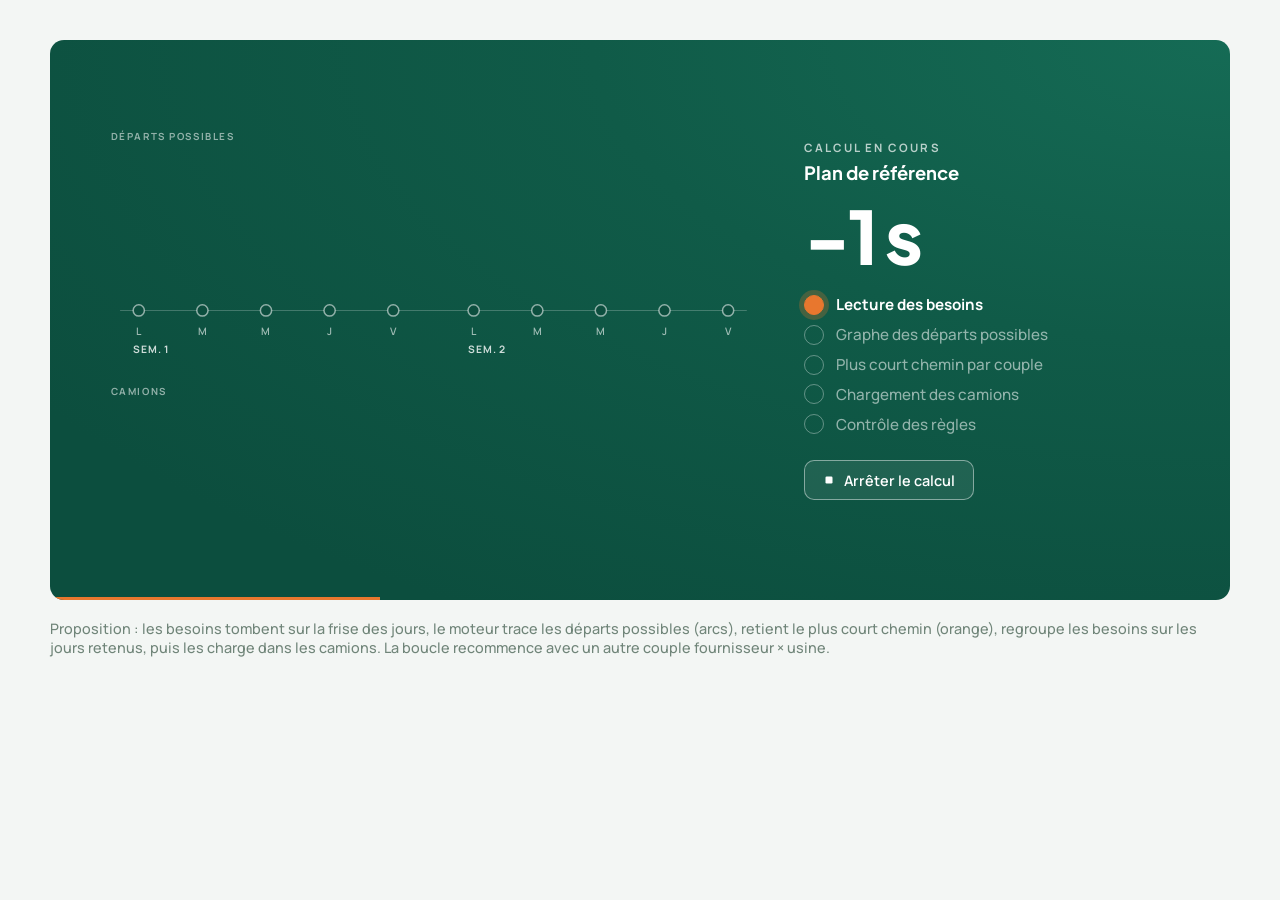
<file: propositions_interface/attente_graphe.html>
<!DOCTYPE html>
<html lang="fr">
<head>
<meta charset="utf-8">
<meta name="viewport" content="width=device-width, initial-scale=1">
<title>Gilbert &amp; Co · Proposition d'écran d'attente</title>
<style>
  /* Proposition : écran d'attente inspiré de l'algorithme (graphe des jours de départ + plus court chemin), camions conservés. */
  @font-face { font-family: 'Plus Jakarta Sans'; font-weight: 800; src: url('../Gilbert_and_Co/web/fonts/plus-jakarta-sans-latin-800-normal.woff2') format('woff2'); }
  @font-face { font-family: 'Plus Jakarta Sans'; font-weight: 700; src: url('../Gilbert_and_Co/web/fonts/plus-jakarta-sans-latin-700-normal.woff2') format('woff2'); }
  @font-face { font-family: 'Manrope'; font-weight: 500; src: url('../Gilbert_and_Co/web/fonts/manrope-latin-500-normal.woff2') format('woff2'); }
  @font-face { font-family: 'Manrope'; font-weight: 600; src: url('../Gilbert_and_Co/web/fonts/manrope-latin-600-normal.woff2') format('woff2'); }
  @font-face { font-family: 'Manrope'; font-weight: 700; src: url('../Gilbert_and_Co/web/fonts/manrope-latin-700-normal.woff2') format('woff2'); }
  :root { --bg: #F3F6F4; --emerald: #105B48; --emerald-2: #0C4E3E; --mint: #CFE6D8; --orange: #E8772E; --gold: #F6C28B; --ink: #192D25; }
  * { box-sizing: border-box; }
  body { margin: 0; background: var(--bg); font-family: 'Manrope', system-ui, sans-serif; color: var(--ink); padding: 40px; }
  .running {
    position: relative; overflow: hidden; display: grid; grid-template-columns: minmax(0, 1.75fr) minmax(280px, 1fr); gap: 2.4rem; align-items: center;
    max-width: 1180px; margin: 0 auto; min-height: 560px; padding: 2.4rem 2.6rem; border-radius: 14px; color: #fff;
    background: radial-gradient(120% 120% at 100% 0%, #156b55 0%, #105B48 45%, #0C4E3E 100%);
  }
  .running::after { content: ""; position: absolute; left: 0; bottom: 0; height: 3px; width: 28%; background: var(--orange); animation: sweep 1.8s ease-in-out infinite; }
  @keyframes sweep { from { left: -28%; } to { left: 100%; } }
  svg { width: 100%; height: auto; display: block; overflow: visible; }
  .label { font-size: .72rem; font-weight: 700; letter-spacing: .18em; text-transform: uppercase; color: rgba(255,255,255,.7); margin: 0; }
  .name { font-family: 'Plus Jakarta Sans', sans-serif; font-weight: 700; font-size: 1.15rem; margin: .4rem 0 0; }
  .timer { font-family: 'Plus Jakarta Sans', sans-serif; font-weight: 800; font-size: 4.6rem; line-height: 1; letter-spacing: -.04em; margin: .9rem 0 1.4rem; }
  .steps { list-style: none; padding: 0; margin: 0 0 1.6rem; display: grid; gap: .55rem; }
  .steps li { display: flex; align-items: center; gap: .75rem; font-size: .95rem; color: rgba(255,255,255,.55); transition: color .3s; }
  .steps li i { width: 20px; height: 20px; border-radius: 50%; border: 1.5px solid rgba(255,255,255,.35); display: grid; place-items: center; flex: none; transition: all .3s; }
  .steps li.done { color: rgba(255,255,255,.8); }
  .steps li.done i { background: rgba(255,255,255,.18); border-color: transparent; }
  .steps li.done i::after { content: ""; width: 8px; height: 5px; border-left: 2px solid #fff; border-bottom: 2px solid #fff; transform: rotate(-45deg) translate(1px, -1px); }
  .steps li.on { color: #fff; font-weight: 700; }
  .steps li.on i { border-color: var(--orange); background: var(--orange); box-shadow: 0 0 0 5px rgba(232,119,46,.25); }
  .stop { display: inline-flex; align-items: center; gap: .5rem; height: 40px; padding: 0 1.1rem; border-radius: 10px; border: 1px solid rgba(255,255,255,.45);
    background: rgba(255,255,255,.08); color: #fff; font: 600 .9rem 'Manrope', sans-serif; cursor: pointer; }
  .stop svg { width: 14px; height: 14px; }
  .note { max-width: 1180px; margin: 1.2rem auto 0; color: #708579; font-size: .9rem; }
  /* svg */
  .axis { stroke: rgba(255,255,255,.22); stroke-width: 1.2; }
  .day { font: 600 11px 'Manrope', sans-serif; fill: rgba(255,255,255,.6); text-anchor: middle; }
  .week { font: 700 11px 'Manrope', sans-serif; fill: rgba(255,255,255,.8); letter-spacing: .08em; }
  .cap { font: 700 10.5px 'Manrope', sans-serif; fill: rgba(255,255,255,.55); letter-spacing: .16em; }
  .truck rect, .truck path { fill: none; stroke: rgba(255,255,255,.7); stroke-width: 1.6; }
  .wheel { fill: #0C4E3E; stroke: rgba(255,255,255,.85); stroke-width: 2.2; }
  .hub { fill: var(--orange); }
</style>
</head>
<body>
<section class="running">
  <svg id="scene" viewBox="0 0 720 440" role="img" aria-label="Animation : le moteur explore le graphe des jours de départ, trouve le plus court chemin et charge les camions"></svg>
  <div class="side">
    <p class="label">Calcul en cours</p>
    <p class="name">Plan de référence</p>
    <p class="timer" id="timer">0 s</p>
    <ol class="steps" id="steps">
      <li><i></i>Lecture des besoins</li>
      <li><i></i>Graphe des départs possibles</li>
      <li><i></i>Plus court chemin par couple</li>
      <li><i></i>Chargement des camions</li>
      <li><i></i>Contrôle des règles</li>
    </ol>
    <button class="stop" type="button"><svg viewBox="0 0 24 24"><rect x="6" y="6" width="12" height="12" rx="2" fill="currentColor"/></svg>Arrêter le calcul</button>
  </div>
</section>
<p class="note">Proposition : les besoins tombent sur la frise des jours, le moteur trace les départs possibles (arcs), retient le plus court chemin (orange),
regroupe les besoins sur les jours retenus, puis les charge dans les camions. La boucle recommence avec un autre couple fournisseur × usine.</p>

<script>
"use strict";
const NS = "http://www.w3.org/2000/svg";
const svg = document.getElementById("scene");
const el = (tag, attrs = {}, parent = svg) => { const n = document.createElementNS(NS, tag); for (const k in attrs) n.setAttribute(k, attrs[k]); parent.appendChild(n); return n; };

// ---- static frame: two weeks of working days on an axis
const DAYS = ["L", "M", "M", "J", "V", "L", "M", "M", "J", "V"];
const X0 = 50, STEP = 68, AXIS = 210;
const xs = DAYS.map((_, i) => X0 + i * STEP + (i >= 5 ? 18 : 0));
el("text", { x: 20, y: 28, class: "cap" }).textContent = "DÉPARTS POSSIBLES";
el("text", { x: 20, y: 300, class: "cap" }).textContent = "CAMIONS";
el("line", { x1: 30, x2: 700, y1: AXIS, y2: AXIS, class: "axis" });
DAYS.forEach((d, i) => { el("text", { x: xs[i], y: AXIS + 26, class: "day" }).textContent = d; });
el("text", { x: xs[0] - 6, y: AXIS + 46, class: "week" }).textContent = "SEM. 1";
el("text", { x: xs[5] - 6, y: AXIS + 46, class: "week" }).textContent = "SEM. 2";
const arcLayer = el("g"), pathLayer = el("g"), nodeLayer = el("g"), dotLayer = el("g"), truckLayer = el("g");
const nodes = xs.map((x) => el("circle", { cx: x, cy: AXIS, r: 6, fill: "#0C4E3E", stroke: "rgba(255,255,255,.55)", "stroke-width": 1.6 }, nodeLayer));

// ---- one cycle = one supplier × plant couple, with its own needs and its own optimal departures
const rnd = (() => { let s = 7; return () => (s = (s * 16807) % 2147483647) / 2147483647; })();
const CYCLE = 10;   // seconds
let plan = null;
function newPlan() {
  arcLayer.innerHTML = ""; pathLayer.innerHTML = ""; dotLayer.innerHTML = ""; truckLayer.innerHTML = "";
  // needs: a few dots per day
  const needs = [];
  DAYS.forEach((_, i) => { const n = Math.floor(rnd() * 3.2); for (let k = 0; k < n; k++) needs.push({ day: i, k }); });
  // optimal departures (a shortest path over the days): start, then jumps of 2 to 4 days
  const chosen = [0]; while (chosen[chosen.length - 1] < 9) chosen.push(Math.min(9, chosen[chosen.length - 1] + 2 + Math.floor(rnd() * 2.4)));
  const unique = [...new Set(chosen)];
  // candidate arcs i -> j (window of 4 days): the graph the engine explores
  const arcs = [];
  for (let i = 0; i < 10; i++) for (let j = i + 1; j <= Math.min(9, i + 4); j++) {
    const h = 26 + (j - i) * 26;
    const path = el("path", { d: `M${xs[i]} ${AXIS} Q${(xs[i] + xs[j]) / 2} ${AXIS - h * 1.6} ${xs[j]} ${AXIS}`, fill: "none",
      stroke: "rgba(207,230,216,.55)", "stroke-width": 1.1, opacity: 0 }, arcLayer);
    arcs.push({ i, j, path, delay: rnd() });
  }
  const best = [];
  for (let k = 0; k + 1 < unique.length; k++) {
    const i = unique[k], j = unique[k + 1], h = 26 + (j - i) * 26;
    const d = `M${xs[i]} ${AXIS} Q${(xs[i] + xs[j]) / 2} ${AXIS - h * 1.6} ${xs[j]} ${AXIS}`;
    const p = el("path", { d, fill: "none", stroke: "#E8772E", "stroke-width": 3, "stroke-linecap": "round" }, pathLayer);
    const len = p.getTotalLength(); p.setAttribute("stroke-dasharray", len); p.setAttribute("stroke-dashoffset", len);
    best.push({ p, len });
  }
  // each need leaves with the latest chosen departure on or before its day (no delay, some anticipation)
  const dots = needs.map((n, idx) => {
    const dep = Math.max(...unique.filter((c) => c <= n.day));
    const color = ["#F6C28B", "#CFE6D8", "#E8772E"][idx % 3];
    const c = el("circle", { r: 4.2, fill: color, opacity: 0 }, dotLayer);
    return { ...n, dep, c, jitter: (rnd() - .5) * 10 };
  });
  // trucks under the chosen departures (kept from the current design, with wheels)
  const trucks = {};
  unique.forEach((dep) => {
    const load = dots.filter((d) => d.dep === dep);
    if (!load.length) return;
    const g = el("g", { class: "truck", opacity: 0 }, truckLayer);
    const x = Math.min(xs[dep] - 34, 700 - 86), y = 322;   // the last truck stays inside the scene
    el("rect", { x, y, width: 58, height: 34, rx: 5 }, g);
    el("path", { d: `M${x + 58} ${y + 10} h13 l9 10 v14 h-22` }, g);
    [[x + 13], [x + 43], [x + 71]].forEach(([cx]) => { el("circle", { cx, cy: y + 36, r: 6, class: "wheel" }, g); el("circle", { cx, cy: y + 36, r: 2.2, class: "hub" }, g); });
    trucks[dep] = { g, x, y, n: 0 };
  });
  dots.forEach((d) => { const t = trucks[d.dep]; d.slot = t.n++; });
  return { needs: dots, arcs, best, unique, trucks };
}

// ---- timeline of one cycle (seconds): needs fall, graph explored, best path drawn, needs grouped, trucks loaded
const ease = (t) => (t <= 0 ? 0 : t >= 1 ? 1 : 1 - Math.pow(1 - t, 3));
const seg = (t, a, b) => ease((t - a) / (b - a));
const steps = [...document.querySelectorAll("#steps li")];
let t0 = performance.now(), lastCycle = -1;
function frame(now) {
  const total = (now - t0) / 1000, cycle = Math.floor(total / CYCLE), t = total % CYCLE;
  if (cycle !== lastCycle) { plan = newPlan(); lastCycle = cycle; }
  document.getElementById("timer").textContent = Math.floor(total) + " s";
  const phase = t < 1.6 ? 0 : t < 3.8 ? 1 : t < 5.2 ? 2 : t < 8.4 ? 3 : 4;
  steps.forEach((li, i) => { li.className = i < phase ? "done" : i === phase ? "on" : ""; });

  // 1. needs fall on their day (above the axis, stacked)
  plan.needs.forEach((d, idx) => {
    const fall = seg(t, 0.05 * idx, 0.05 * idx + 0.7);
    const yDay = AXIS + 62 + d.k * 11;
    let x = xs[d.day] + d.jitter * .3, y = 60 + (yDay - 60) * fall;
    // 4. grouped on the departure day, then loaded in the truck
    const group = seg(t, 5.2, 6.4), load = seg(t, 6.6 + 0.03 * idx, 7.6 + 0.03 * idx);
    const tx = xs[d.dep];
    x = x + (tx - x) * group;
    const tr = plan.trucks[d.dep];
    const sx = tr.x + 7 + (d.slot % 5) * 10.5, sy = tr.y + 9 + Math.floor(d.slot / 5) * 9;
    if (load > 0) { x = x + (sx - x) * load; y = yDay + (sy - yDay) * load; }
    const out = seg(t, 9.2, 9.9);
    d.c.setAttribute("cx", x); d.c.setAttribute("cy", y);
    d.c.setAttribute("opacity", Math.min(1, fall * 1.5) * (1 - out));
  });
  // 2. candidate arcs light up (the graph explored by the dynamic programme)
  plan.arcs.forEach((a) => {
    const on = seg(t, 1.6 + a.delay * 1.8, 2.0 + a.delay * 1.8), off = seg(t, 5.0, 6.0);
    a.path.setAttribute("opacity", (0.9 * on * (1 - 0.75 * off)).toFixed(3));
  });
  // 3. shortest path drawn in orange, chosen days filled
  plan.best.forEach((b, k) => {
    const draw = seg(t, 3.8 + k * 0.28, 4.3 + k * 0.28), out = seg(t, 9.2, 9.9);
    b.p.setAttribute("stroke-dashoffset", (b.len * (1 - draw)).toFixed(1));
    b.p.setAttribute("opacity", 1 - out);
  });
  nodes.forEach((n, i) => {
    const picked = plan.unique.includes(i) && t > 3.9 && t < 9.4;
    n.setAttribute("fill", picked ? "#E8772E" : "#0C4E3E");
    n.setAttribute("r", picked ? 7.5 : 6);
    n.setAttribute("stroke", picked ? "#fff" : "rgba(255,255,255,.55)");
  });
  // 5. trucks roll in, then roll out at the end of the cycle
  Object.values(plan.trucks).forEach((tr, k) => {
    const inT = seg(t, 6.2 + k * 0.08, 6.8 + k * 0.08), outT = seg(t, 9.0, 9.9);
    tr.g.setAttribute("opacity", inT);
    tr.g.setAttribute("transform", `translate(${(-30 * (1 - inT) + 60 * outT).toFixed(1)} 0)`);
  });
  if (!FROZEN) requestAnimationFrame(frame);
}
// ?t=5.5 freezes the scene at that second (for screenshots); otherwise it loops
const FROZEN = new URLSearchParams(location.search).get("t");
if (FROZEN) frame(t0 + 1000 * parseFloat(FROZEN)); else requestAnimationFrame(frame);
</script>
</body>
</html>
</file>
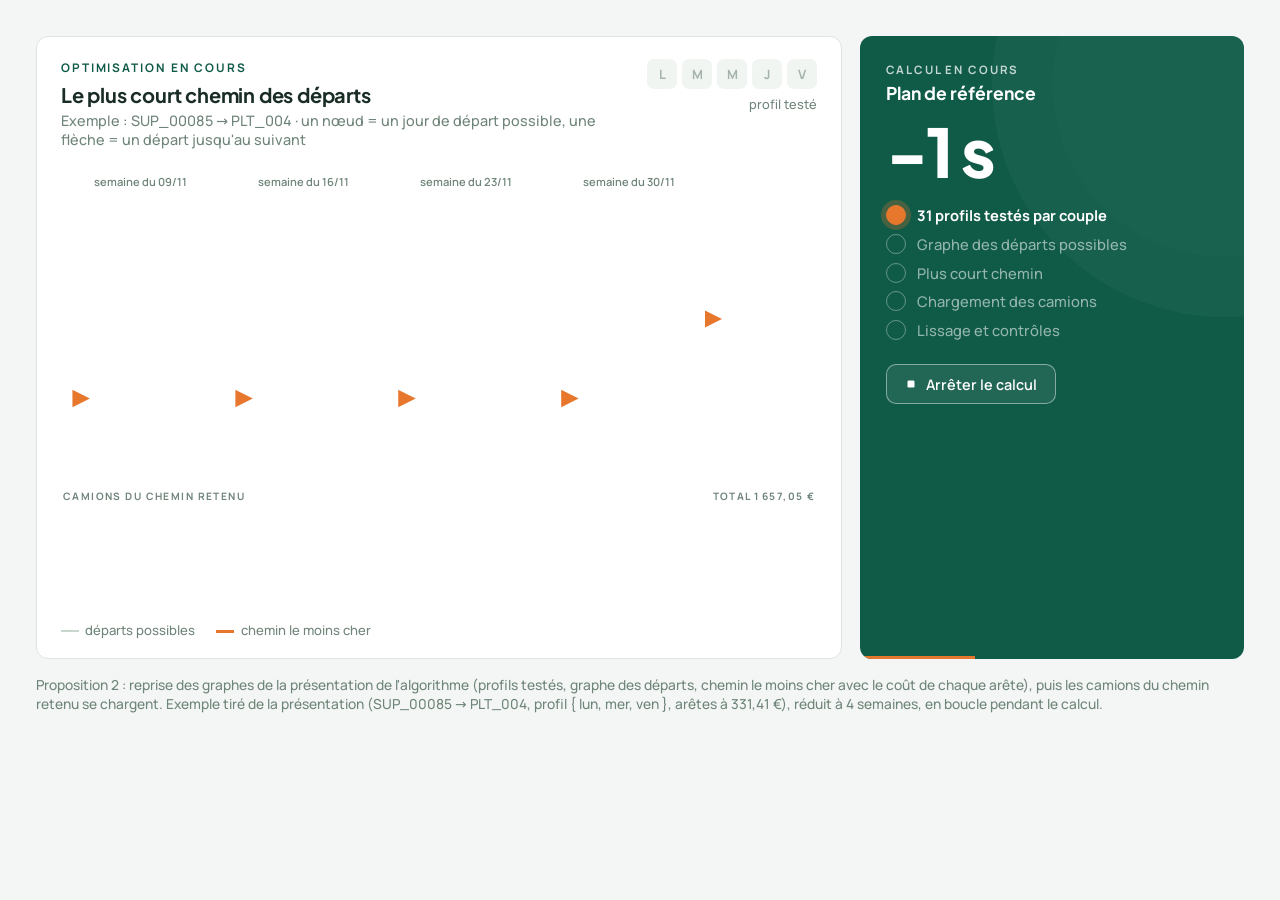
<file: propositions_interface/attente_graphe_v2.html>
<!DOCTYPE html>
<html lang="fr">
<head>
<meta charset="utf-8">
<meta name="viewport" content="width=device-width, initial-scale=1">
<title>Gilbert &amp; Co · Écran d'attente (proposition 2)</title>
<style>
  /* Proposition 2 : le graphe des départs dans le style de la présentation de l'algorithme (slides 2, 9 et 10),
     aux couleurs Executive Dashboard, avec les camions conservés. ?t=6.5 fige l'image à 6,5 s. */
  @font-face { font-family: 'Plus Jakarta Sans'; font-weight: 800; src: url('../Gilbert_and_Co/web/fonts/plus-jakarta-sans-latin-800-normal.woff2') format('woff2'); }
  @font-face { font-family: 'Plus Jakarta Sans'; font-weight: 700; src: url('../Gilbert_and_Co/web/fonts/plus-jakarta-sans-latin-700-normal.woff2') format('woff2'); }
  @font-face { font-family: 'Manrope'; font-weight: 500; src: url('../Gilbert_and_Co/web/fonts/manrope-latin-500-normal.woff2') format('woff2'); }
  @font-face { font-family: 'Manrope'; font-weight: 600; src: url('../Gilbert_and_Co/web/fonts/manrope-latin-600-normal.woff2') format('woff2'); }
  @font-face { font-family: 'Manrope'; font-weight: 700; src: url('../Gilbert_and_Co/web/fonts/manrope-latin-700-normal.woff2') format('woff2'); }
  :root { --bg: #F3F6F4; --surface: #fff; --line: #DCE5DF; --ink: #192D25; --muted: #708579; --emerald: #105B48; --mint: #E4EFE8; --orange: #E8772E; }
  * { box-sizing: border-box; }
  body { margin: 0; background: var(--bg); font-family: 'Manrope', system-ui, sans-serif; color: var(--ink); padding: 36px; }
  .wait { display: grid; grid-template-columns: minmax(0, 2.1fr) minmax(270px, 1fr); gap: 1.1rem; max-width: 1240px; margin: 0 auto; }
  .card { background: var(--surface); border: 1px solid var(--line); border-radius: 12px; padding: 1.4rem 1.5rem 1.2rem; }
  .head { display: flex; justify-content: space-between; align-items: flex-start; gap: 1rem; }
  .eyebrow { margin: 0; font-size: .74rem; font-weight: 700; letter-spacing: .16em; text-transform: uppercase; color: var(--emerald); }
  h2 { margin: .35rem 0 0; font-family: 'Plus Jakarta Sans', sans-serif; font-size: 1.25rem; font-weight: 700; letter-spacing: -.01em; }
  .sub { margin: .25rem 0 0; color: var(--muted); font-size: .9rem; }
  .profile { text-align: right; }
  .chips { display: inline-flex; gap: 5px; }
  .chips b { width: 30px; height: 30px; border-radius: 7px; display: grid; place-items: center; font-size: .8rem; font-weight: 700; background: #F1F5F2; color: #A3B3AA; transition: background .15s, color .15s; }
  .chips b.on { background: var(--emerald); color: #fff; }
  .profile small { display: block; margin-top: .35rem; font-size: .8rem; color: var(--muted); }
  svg { width: 100%; height: auto; display: block; margin-top: .6rem; overflow: visible; }
  .side { position: relative; overflow: hidden; border-radius: 12px; background: var(--emerald); color: #fff; padding: 1.6rem 1.6rem 1.5rem; }
  .side::before { content: ""; position: absolute; right: -40%; top: -20%; width: 90%; aspect-ratio: 1; border-radius: 50%; background: rgba(255,255,255,.045); box-shadow: 0 0 0 60px rgba(255,255,255,.03); }
  .side::after { content: ""; position: absolute; left: 0; bottom: 0; height: 3px; width: 30%; background: var(--orange); animation: sweep 1.8s ease-in-out infinite; }
  @keyframes sweep { from { left: -30%; } to { left: 100%; } }
  .side > * { position: relative; }
  .label { margin: 0; font-size: .72rem; font-weight: 700; letter-spacing: .16em; text-transform: uppercase; color: rgba(255,255,255,.75); }
  .name { margin: .35rem 0 0; font-family: 'Plus Jakarta Sans', sans-serif; font-weight: 700; font-size: 1.1rem; }
  .timer { margin: .8rem 0 1.3rem; font-family: 'Plus Jakarta Sans', sans-serif; font-weight: 800; font-size: 4.2rem; line-height: 1; letter-spacing: -.04em; }
  .steps { list-style: none; padding: 0; margin: 0 0 1.5rem; display: grid; gap: .55rem; }
  .steps li { display: flex; align-items: center; gap: .7rem; font-size: .92rem; color: rgba(255,255,255,.55); }
  .steps li i { width: 20px; height: 20px; border-radius: 50%; border: 1.5px solid rgba(255,255,255,.35); display: grid; place-items: center; flex: none; }
  .steps li.done { color: rgba(255,255,255,.85); }
  .steps li.done i { background: rgba(255,255,255,.18); border-color: transparent; }
  .steps li.done i::after { content: ""; width: 8px; height: 5px; border-left: 2px solid #fff; border-bottom: 2px solid #fff; transform: rotate(-45deg) translate(1px, -1px); }
  .steps li.on { color: #fff; font-weight: 700; }
  .steps li.on i { border-color: var(--orange); background: var(--orange); box-shadow: 0 0 0 5px rgba(232,119,46,.25); }
  .stop { display: inline-flex; align-items: center; gap: .5rem; height: 40px; padding: 0 1.1rem; border-radius: 10px; border: 1px solid rgba(255,255,255,.45);
    background: rgba(255,255,255,.08); color: #fff; font: 600 .9rem 'Manrope', sans-serif; cursor: pointer; }
  .stop svg { width: 14px; height: 14px; margin: 0; }
  .legend { display: flex; gap: 1.3rem; flex-wrap: wrap; margin-top: .4rem; font-size: .82rem; color: var(--muted); }
  .legend span::before { content: ""; display: inline-block; width: 18px; height: 0; border-top: 2px solid #C9D6CD; margin-right: .4rem; vertical-align: middle; }
  .legend .best::before { border-top: 3px solid var(--orange); }
  .note { max-width: 1240px; margin: 1rem auto 0; color: var(--muted); font-size: .86rem; }
  /* svg */
  .node rect { fill: #F1F5F2; stroke: #B9CFC2; stroke-width: 1.2; transition: fill .2s; }
  .node text { font: 600 12px 'Manrope', sans-serif; fill: #3E5248; text-anchor: middle; }
  .node.seen rect { fill: #E4EFE8; stroke: #5E9F7E; }
  .node.best rect { fill: #105B48; stroke: #105B48; }
  .node.best text { fill: #fff; font-weight: 700; }
  .node.fin rect { fill: #E4F3EA; stroke: #1FA77A; stroke-width: 1.6; }
  .edge { fill: none; stroke: #C9D6CD; stroke-width: 1.1; }
  .bestEdge { fill: none; stroke: #E8772E; stroke-width: 3; stroke-linecap: round; }
  .pill rect { fill: #E8772E; }
  .pill text { font: 700 10.5px 'Manrope', sans-serif; fill: #fff; text-anchor: middle; }
  .cap { font: 700 10.5px 'Manrope', sans-serif; fill: #708579; letter-spacing: .14em; }
  .week { font: 600 11.5px 'Manrope', sans-serif; fill: #708579; text-anchor: middle; }
  .truck rect.body, .truck path { fill: #fff; stroke: #105B48; stroke-width: 1.6; }
  .wheel { fill: #fff; stroke: #105B48; stroke-width: 2.2; }
  .hub { fill: #E8772E; }
  .tdate { font: 600 10.5px 'Manrope', sans-serif; fill: #3E5248; text-anchor: middle; }
  .gauge { fill: #EEF2EF; }
  .gaugeFill { fill: #1FA77A; }
</style>
</head>
<body>
<div class="wait">
  <section class="card">
    <div class="head">
      <div>
        <p class="eyebrow">Optimisation en cours</p>
        <h2>Le plus court chemin des départs</h2>
        <p class="sub">Exemple : SUP_00085 → PLT_004 · un nœud = un jour de départ possible, une flèche = un départ jusqu'au suivant</p>
      </div>
      <div class="profile">
        <span class="chips" id="chips"><b>L</b><b>M</b><b>M</b><b>J</b><b>V</b></span>
        <small id="profileTxt">profil testé</small>
      </div>
    </div>
    <svg id="scene" viewBox="0 0 780 470" role="img" aria-label="Animation : graphe des jours de départ, plus court chemin, chargement des camions"></svg>
    <div class="legend"><span>départs possibles</span><span class="best">chemin le moins cher</span></div>
  </section>
  <aside class="side">
    <p class="label">Calcul en cours</p>
    <p class="name">Plan de référence</p>
    <p class="timer" id="timer">0 s</p>
    <ol class="steps" id="steps">
      <li><i></i>31 profils testés par couple</li>
      <li><i></i>Graphe des départs possibles</li>
      <li><i></i>Plus court chemin</li>
      <li><i></i>Chargement des camions</li>
      <li><i></i>Lissage et contrôles</li>
    </ol>
    <button class="stop" type="button"><svg viewBox="0 0 24 24"><rect x="6" y="6" width="12" height="12" rx="2" fill="currentColor"/></svg>Arrêter le calcul</button>
  </aside>
</div>
<p class="note">Proposition 2 : reprise des graphes de la présentation de l'algorithme (profils testés, graphe des départs, chemin le moins cher avec le coût de chaque arête),
puis les camions du chemin retenu se chargent. Exemple tiré de la présentation (SUP_00085 → PLT_004, profil { lun, mer, ven }, arêtes à 331,41 €), réduit à 4 semaines, en boucle pendant le calcul.</p>

<script>
"use strict";
const NS = "http://www.w3.org/2000/svg";
const svg = document.getElementById("scene");
const el = (tag, attrs = {}, parent = svg) => { const n = document.createElementNS(NS, tag); for (const k in attrs) n.setAttribute(k, attrs[k]); parent.appendChild(n); return n; };
const defs = el("defs");
const marker = (id, color) => { const m = el("marker", { id, viewBox: "0 0 10 10", refX: 9, refY: 5, markerWidth: 6, markerHeight: 6, orient: "auto-start-reverse" }, defs); el("path", { d: "M0 0 L10 5 L0 10 z", fill: color }, m); };
marker("arrGrey", "#C9D6CD"); marker("arrBest", "#E8772E");

// ---- the graph of slide 10, on 4 weeks: profile { lun, mer, ven } -> 12 departure days + end
const ROWS = [["lun", 0], ["mer", 2], ["ven", 4]];
const WEEKS = [["09/11", 9], ["16/11", 16], ["23/11", 23], ["30/11", 30]];
const W = 104, H = 34, X0 = 30, DX = 168, Y0 = 66, DY = 82;
const nodes = [];
WEEKS.forEach(([wl, mon], c) => {
  el("text", { x: X0 + c * DX + W / 2, y: 28, class: "week" }).textContent = `semaine du ${wl}`;
  ROWS.forEach(([d, off], r) => {
    const day = mon + off, date = day > 30 ? `0${day - 30}/12` : `${String(day).padStart(2, "0")}/11`;
    nodes.push({ id: nodes.length, label: `${d} ${date}`, abs: mon + off, x: X0 + c * DX, y: Y0 + r * DY, col: c, row: r });
  });
});
const FIN = { id: nodes.length, label: "Fin", abs: 99, x: X0 + 4 * DX - 20, y: Y0 + DY, col: 4, row: 1, fin: true };
nodes.push(FIN);
// edges: a departure carries the needs until the next departure, at most 7 days ahead (as in the presentation)
const edges = [];
nodes.forEach((a) => nodes.forEach((b) => {
  if (a.fin) return;
  if (b.fin ? a.col === 3 : b.abs > a.abs && b.abs - a.abs <= 7) edges.push({ a, b });
}));
const anchor = (n, side) => side === "out" ? [n.x + W, n.y + H / 2] : [n.x, n.y + H / 2];
function edgePath(a, b) {
  if (!b.fin && a.col === b.col && b.row - a.row === 1) return `M${a.x + W / 2} ${a.y + H} L${b.x + W / 2} ${b.y - 2}`;   // next day of the same week
  if (!b.fin && a.col === b.col) {   // skipping a day of the same week: around the left side, like the presentation
    const y1 = a.y + H / 2, y2 = b.y + H / 2;
    return `M${a.x} ${y1} C${a.x - 34} ${y1} ${b.x - 34} ${y2} ${b.x - 2} ${y2}`;
  }
  const [x1, y1] = anchor(a, "out"), [x2, y2] = anchor(b, "in");
  const mx = (x1 + x2) / 2;
  return `M${x1} ${y1} C${mx} ${y1} ${mx} ${y2} ${x2 - 2} ${y2}`;
}
const edgeLayer = el("g"), bestLayer = el("g"), nodeLayer = el("g"), pillLayer = el("g"), truckLayer = el("g");
edges.forEach((e) => { e.path = el("path", { d: edgePath(e.a, e.b), class: "edge", "marker-end": "url(#arrGrey)", opacity: 0 }, edgeLayer); });
nodes.forEach((n) => {
  const g = el("g", { class: "node" + (n.fin ? " fin" : ""), opacity: 0 }, nodeLayer);
  el("rect", { x: n.x, y: n.y, width: n.fin ? 80 : W, height: H, rx: 8 }, g);
  el("text", { x: n.x + (n.fin ? 40 : W / 2), y: n.y + H / 2 + 4 }, g).textContent = n.label;
  n.g = g;
});
if (FIN) { FIN.x += 0; }
// the cheapest path of the presentation: lun 09/11 -> ven 13/11 -> ven 20/11 -> ven 27/11 -> ven 04/12 -> Fin
const byLabel = (l) => nodes.find((n) => n.label === l);
const bestNodes = ["lun 09/11", "ven 13/11", "ven 20/11", "ven 27/11", "ven 04/12", "Fin"].map(byLabel);
const best = [];
for (let k = 0; k + 1 < bestNodes.length; k++) {
  const a = bestNodes[k], b = bestNodes[k + 1];
  const p = el("path", { d: edgePath(a, b), class: "bestEdge", "marker-end": "url(#arrBest)" }, bestLayer);
  const len = p.getTotalLength(); p.setAttribute("stroke-dasharray", len); p.setAttribute("stroke-dashoffset", len);
  const mid = p.getPointAtLength(len / 2);
  const pill = el("g", { class: "pill", opacity: 0 }, pillLayer);
  el("rect", { x: mid.x - 29, y: mid.y - 10, width: 58, height: 20, rx: 10 }, pill);
  el("text", { x: mid.x, y: mid.y + 4 }, pill).textContent = "331,41 €";
  best.push({ p, len, pill });
}
el("text", { x: 2, y: 352, class: "cap" }).textContent = "CAMIONS DU CHEMIN RETENU";
const EDGE_EUR = 331.41;   // price of each edge of this example (presentation, slide 10)
el("text", { x: 778, y: 352, class: "cap", "text-anchor": "end" }).textContent =
  `TOTAL ${new Intl.NumberFormat("fr-FR", { minimumFractionDigits: 2 }).format(EDGE_EUR * (bestNodes.length - 1))} €`;
// trucks: one per departure of the path (kept from the current screen, with wheels)
const trucks = bestNodes.slice(0, -1).map((n, k) => {
  const x = 22 + k * 156, y = 372;
  const g = el("g", { class: "truck", opacity: 0 }, truckLayer);
  el("rect", { x, y, width: 78, height: 40, rx: 6, class: "body" }, g);
  el("path", { d: `M${x + 78} ${y + 12} h16 l11 12 v16 h-27 z` }, g);
  [x + 16, x + 58, x + 94].forEach((cx) => { el("circle", { cx, cy: y + 42, r: 7, class: "wheel" }, g); el("circle", { cx, cy: y + 42, r: 2.5, class: "hub" }, g); });
  el("text", { x: x + 52, y: y + 68, class: "tdate" }, g).textContent = n.label;
  const dots = [];
  const n0 = 4 + (k * 3) % 5;
  for (let i = 0; i < n0; i++) dots.push(el("circle", { cx: x + 10 + (i % 6) * 11, cy: y + 12 + Math.floor(i / 6) * 11, r: 4, fill: ["#1FA77A", "#E8772E", "#F6C28B", "#105B48"][i % 4], opacity: 0 }, g));
  return { g, dots };
});

// ---- timeline of one cycle (s)
const CYCLE = 11;
const ease = (t) => (t <= 0 ? 0 : t >= 1 ? 1 : 1 - Math.pow(1 - t, 3));
const seg = (t, a, b) => ease((t - a) / (b - a));
const chips = [...document.querySelectorAll("#chips b")], steps = [...document.querySelectorAll("#steps li")];
const SETS = [[0], [1, 3], [0, 2, 4], [4], [0, 1, 2, 3, 4], [1, 2], [0, 3], [2, 4], [0, 1, 4], [0, 2, 4]];
const t0 = performance.now();
function frame(now) {
  const total = (now - t0) / 1000, t = total % CYCLE;
  document.getElementById("timer").textContent = Math.floor(total) + " s";
  const phase = t < 1.6 ? 0 : t < 3.4 ? 1 : t < 6.2 ? 2 : t < 9.4 ? 3 : 4;
  steps.forEach((li, i) => { li.className = i < phase ? "done" : i === phase ? "on" : ""; });
  // 1. profiles tested (slide 2): the chips run through day sets, then settle on { lun, mer, ven }
  const set = t < 1.6 ? SETS[Math.min(SETS.length - 1, Math.floor(t / 0.16))] : [0, 2, 4];
  chips.forEach((c, i) => c.classList.toggle("on", set.includes(i)));
  document.getElementById("profileTxt").textContent = t < 1.6 ? `profil ${Math.min(31, 1 + Math.floor(t / 0.052))} / 31` : "profil { lun, mer, ven }";
  // 2. nodes column by column, then every possible edge (grey)
  nodes.forEach((n) => n.g.setAttribute("opacity", seg(t, 1.6 + n.col * 0.22, 2.0 + n.col * 0.22)));
  edges.forEach((e, i) => e.path.setAttribute("opacity", seg(t, 2.3 + (i % 17) * 0.05, 2.8 + (i % 17) * 0.05)));
  // 3. the dynamic programme sweeps the weeks, then the cheapest path is drawn with the price of each edge
  nodes.forEach((n) => {
    const seen = t > 3.4 + n.col * 0.45 && t < 10.4;
    const isBest = bestNodes.includes(n) && !n.fin && t > 5.2 + bestNodes.indexOf(n) * 0.25 && t < 10.4;
    n.g.classList.toggle("seen", seen && !isBest);
    n.g.classList.toggle("best", isBest);
  });
  best.forEach((b, k) => {
    const draw = seg(t, 5.2 + k * 0.25, 5.6 + k * 0.25), out = seg(t, 10.2, 10.9);
    b.p.setAttribute("stroke-dashoffset", (b.len * (1 - draw)).toFixed(1));
    b.p.setAttribute("opacity", draw > 0 ? 1 - out : 0);
    b.p.setAttribute("marker-end", draw > 0.97 ? "url(#arrBest)" : "none");   // the arrowhead appears once the edge is drawn
    b.pill.setAttribute("opacity", Math.min(seg(t, 5.6 + k * 0.25, 5.9 + k * 0.25), 1 - out));
  });
  // 4. one truck per departure of the path, loaded with its needs
  trucks.forEach((tr, k) => {
    const inT = seg(t, 6.4 + k * 0.15, 7.0 + k * 0.15), outT = seg(t, 10.0, 10.9);
    tr.g.setAttribute("opacity", inT * (1 - outT));
    tr.g.setAttribute("transform", `translate(${(-24 * (1 - inT) + 40 * outT).toFixed(1)} 0)`);
    tr.dots.forEach((d, i) => d.setAttribute("opacity", seg(t, 7.2 + k * 0.15 + i * 0.12, 7.4 + k * 0.15 + i * 0.12)));
  });
  if (!FROZEN) requestAnimationFrame(frame);
}
const FROZEN = new URLSearchParams(location.search).get("t");
if (FROZEN) frame(t0 + 1000 * parseFloat(FROZEN)); else requestAnimationFrame(frame);
</script>
</body>
</html>
</file>
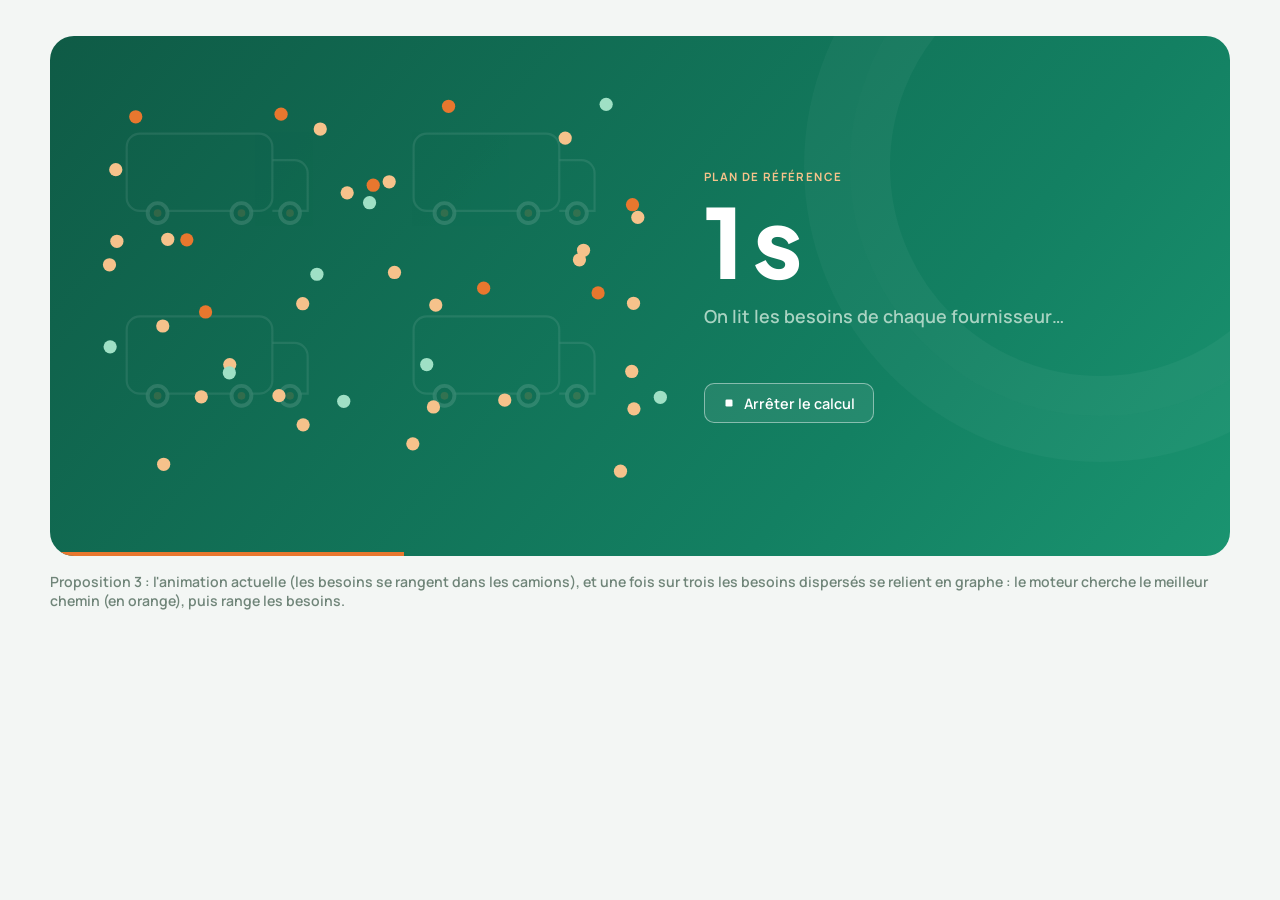
<file: propositions_interface/attente_simple.html>
<!DOCTYPE html>
<html lang="fr">
<head>
<meta charset="utf-8">
<meta name="viewport" content="width=device-width, initial-scale=1">
<title>Gilbert &amp; Co · Écran d'attente (proposition 3, simple)</title>
<style>
  /* Proposition 3 : l'écran actuel (camions + points qui se rangent), avec de temps en temps un moment « graphe » :
     les points dispersés se relient et un chemin orange s'allume avant le rangement. ?t=5 fige l'image à 5 s. */
  @font-face { font-family: 'Plus Jakarta Sans'; font-weight: 800; src: url('../Gilbert_and_Co/web/fonts/plus-jakarta-sans-latin-800-normal.woff2') format('woff2'); }
  @font-face { font-family: 'Manrope'; font-weight: 600; src: url('../Gilbert_and_Co/web/fonts/manrope-latin-600-normal.woff2') format('woff2'); }
  @font-face { font-family: 'Manrope'; font-weight: 700; src: url('../Gilbert_and_Co/web/fonts/manrope-latin-700-normal.woff2') format('woff2'); }
  * { box-sizing: border-box; }
  body { margin: 0; background: #F3F6F4; font-family: 'Manrope', system-ui, sans-serif; padding: 36px; }
  .running {
    position: relative; overflow: hidden; display: grid; grid-template-columns: 1.2fr 1fr; gap: 2rem; align-items: center;
    max-width: 1180px; margin: 0 auto; min-height: 520px; padding: 3rem; border-radius: 24px; color: #F2FBF6;
    background: linear-gradient(130deg, #0F5B46, #138062 70%, #1A9470);
  }
  .running::before { content: ""; position: absolute; right: -120px; top: -120px; width: 420px; height: 420px; border-radius: 50%; border: 40px solid rgba(255,255,255,.04); box-shadow: 0 0 0 46px rgba(255,255,255,.03); }
  .running::after { content: ""; position: absolute; left: 0; bottom: 0; height: 4px; width: 30%; background: #E8772E; animation: sweep 1.6s ease-in-out infinite; }
  @keyframes sweep { from { left: -30%; } to { left: 100%; } }
  svg { width: 100%; height: auto; display: block; overflow: visible; position: relative; }
  .kicker { margin: 0 0 .5rem; font-size: .72rem; font-weight: 700; letter-spacing: .12em; text-transform: uppercase; color: #F6C28B; position: relative; }
  .timer { font-family: 'Plus Jakarta Sans', sans-serif; font-size: 6rem; font-weight: 800; line-height: 1; margin: .3rem 0 1rem; color: #fff; letter-spacing: -.04em; position: relative; }
  .phrase { font-size: 1.12rem; color: #A9D3C2; min-height: 3em; margin: 0; max-width: 30ch; position: relative; }
  .stop { position: relative; display: inline-flex; align-items: center; gap: .5rem; margin-top: 1.6rem; height: 40px; padding: 0 1.1rem; border-radius: 10px;
    border: 1px solid rgba(255,255,255,.45); background: rgba(255,255,255,.08); color: #fff; font: 600 .9rem 'Manrope', sans-serif; cursor: pointer; }
  .stop svg { width: 14px; height: 14px; }
  .note { max-width: 1180px; margin: 1rem auto 0; color: #708579; font-size: .88rem; }
  .truck rect, .truck path { fill: none; stroke: rgba(255,255,255,.55); stroke-width: 2; }
  .wheel { fill: #0E5241; stroke: rgba(255,255,255,.8); stroke-width: 3.5; }
  .hub { fill: #E8772E; }
</style>
</head>
<body>
<section class="running">
  <svg id="scene" viewBox="0 0 520 380" aria-hidden="true"></svg>
  <div class="running-text">
    <p class="kicker">Plan de référence</p>
    <p class="timer" id="timer">0 s</p>
    <p class="phrase" id="phrase">On lit les besoins de chaque fournisseur…</p>
    <button class="stop" type="button"><svg viewBox="0 0 24 24"><rect x="6" y="6" width="12" height="12" rx="2" fill="currentColor"/></svg>Arrêter le calcul</button>
  </div>
</section>
<p class="note">Proposition 3 : l'animation actuelle (les besoins se rangent dans les camions), et une fois sur trois les besoins dispersés se relient
en graphe : le moteur cherche le meilleur chemin (en orange), puis range les besoins.</p>

<script>
"use strict";
const NS = "http://www.w3.org/2000/svg";
const svg = document.getElementById("scene");
const el = (tag, attrs = {}, parent = svg) => { const n = document.createElementNS(NS, tag); for (const k in attrs) n.setAttribute(k, attrs[k]); parent.appendChild(n); return n; };
const W = 520, H = 360, N = 44;
const graph = el("g"), pathLayer = el("g"), truckLayer = el("g"), dotLayer = el("g");

// the four trucks of the current screen (same places), with their wheels
const TRUCKS = [[0.05, 0.12], [0.55, 0.12], [0.05, 0.58], [0.55, 0.58]].map(([x, y]) => [x * W, y * H]);
const truckEls = TRUCKS.map(([x, y]) => {
  const g = el("g", { class: "truck" }, truckLayer);
  el("rect", { x, y, width: 132, height: 70, rx: 12 }, g);
  el("path", { d: `M${x + 132} ${y + 24} h20 a12 12 0 0 1 12 12 v34 h-32` }, g);
  [x + 28, x + 104, x + 148].forEach((cx) => { el("circle", { cx, cy: y + 72, r: 9, class: "wheel" }, g); el("circle", { cx, cy: y + 72, r: 3.5, class: "hub" }, g); });
  return g;
});
const COLORS = ["#F6C28B", "#E8772E", "#F6C28B", "#F6C28B", "#9FE0C5"];
const dots = Array.from({ length: N }, (_, i) => el("circle", { r: 6, fill: COLORS[i % 5] }, dotLayer));
const truckSlot = (i) => { const [tx, ty] = TRUCKS[i % 4], k = Math.floor(i / 4); return [tx + 20 + (k % 6) * 18, ty + 21 + Math.floor(k / 6) * 20]; };

// timeline: scatter, group, scatter, group... ; one scatter out of three is a "graph" moment (longer)
const rnd = (() => { let s = 11; return () => (s = (s * 16807) % 2147483647) / 2147483647; })();
const MOVE = 1.3, segs = [];
let tt = 0;
for (let k = 0; k < 400; k++) {
  const scatter = k % 2 === 0, graphy = scatter && k % 6 === 4;
  const pos = scatter ? Array.from({ length: N }, () => [10 + rnd() * (W - 20), 10 + rnd() * (H - 20)]) : Array.from({ length: N }, (_, i) => truckSlot(i));
  const dur = graphy ? 4.2 : 1.9;
  segs.push({ start: tt, dur, scatter, graphy, pos });
  tt += dur;
}
// graph of a scatter: each need linked to its two nearest neighbours, and a path through a few of them
function buildGraph(seg) {
  graph.innerHTML = ""; pathLayer.innerHTML = "";
  const P = seg.pos, lines = new Set();
  P.forEach((a, i) => {
    P.map((b, j) => [j, (a[0] - b[0]) ** 2 + (a[1] - b[1]) ** 2]).filter(([j]) => j !== i).sort((u, v) => u[1] - v[1]).slice(0, 2)
      .forEach(([j]) => lines.add(i < j ? `${i}-${j}` : `${j}-${i}`));
  });
  seg.lines = [...lines].map((key) => { const [i, j] = key.split("-").map(Number);
    return el("line", { x1: P[i][0], y1: P[i][1], x2: P[j][0], y2: P[j][1], stroke: "rgba(255,255,255,.3)", "stroke-width": 1.2 }, graph); });
  // a "shortest path" from left to right: greedy walk on the nearest neighbours that go right
  let cur = P.map((p, i) => [i, p[0]]).sort((u, v) => u[1] - v[1])[0][0];
  const route = [cur];
  while (route.length < 9) {
    const next = P.map((b, j) => [j, b[0] > P[cur][0] + 15 ? (P[cur][0] - b[0]) ** 2 + (P[cur][1] - b[1]) ** 2 : Infinity]).sort((u, v) => u[1] - v[1])[0];
    if (!isFinite(next[1])) break;
    cur = next[0]; route.push(cur);
  }
  const d = route.map((i, k) => `${k ? "L" : "M"}${P[i][0].toFixed(1)} ${P[i][1].toFixed(1)}`).join(" ");
  seg.path = el("path", { d, fill: "none", stroke: "#E8772E", "stroke-width": 3, "stroke-linecap": "round", "stroke-linejoin": "round" }, pathLayer);
  seg.len = seg.path.getTotalLength();
  seg.path.setAttribute("stroke-dasharray", seg.len);
  seg.route = route;
}

const PHRASES = ["On lit les besoins de chaque fournisseur…", "On essaie des milliers de plans de livraison…",
  "On cherche, pour chaque fournisseur, les bons jours de la semaine…", "On étale les arrivées entre les jours…",
  "On range chaque ligne dans son camion…", "On vérifie chaque règle, une par une…"];
const ease = (x) => (x <= 0 ? 0 : x >= 1 ? 1 : 1 - Math.pow(1 - x, 3));
let built = null;
const t0 = performance.now();
function frame(now) {
  const t = (now - t0) / 1000;
  document.getElementById("timer").textContent = Math.floor(t) + " s";
  const idx = segs.findIndex((s) => t >= s.start && t < s.start + s.dur), seg = segs[Math.max(0, idx)], prev = segs[Math.max(0, idx - 1)];
  document.getElementById("phrase").textContent = seg.graphy ? "On relie les besoins et on cherche le meilleur chemin…" : PHRASES[Math.floor(t / 5) % PHRASES.length];
  const p = idx <= 0 && t < MOVE ? ease(t / MOVE) : ease((t - seg.start) / MOVE);
  dots.forEach((d, i) => {
    const a = idx <= 0 ? [W / 2, H / 2] : prev.pos[i], b = seg.pos[i];
    d.setAttribute("cx", (a[0] + (b[0] - a[0]) * p).toFixed(1)); d.setAttribute("cy", (a[1] + (b[1] - a[1]) * p).toFixed(1));
    d.setAttribute("r", 6);
  });
  truckEls.forEach((g) => g.setAttribute("opacity", seg.scatter ? (0.15 + 0.85 * (1 - p)) : (0.15 + 0.85 * p)));
  // the graph moment: links appear, then the orange path is drawn, then everything fades before the trucks
  if (seg.graphy) {
    if (built !== seg) { buildGraph(seg); built = seg; }
    const local = t - seg.start;
    const links = ease((local - 1.2) / 0.6) * (1 - ease((local - 3.6) / 0.5));
    seg.lines.forEach((l) => l.setAttribute("opacity", links.toFixed(3)));
    const draw = ease((local - 1.9) / 1.2), fade = 1 - ease((local - 3.6) / 0.5);
    seg.path.setAttribute("stroke-dashoffset", (seg.len * (1 - draw)).toFixed(1));
    seg.path.setAttribute("opacity", fade.toFixed(3));
    seg.route.forEach((i, k) => { if (draw * (seg.route.length - 1) >= k - 0.01 && fade > 0.05) { dots[i].setAttribute("r", 8); dots[i].setAttribute("fill", "#E8772E"); } else dots[i].setAttribute("fill", COLORS[i % 5]); });
  } else if (built) { graph.innerHTML = ""; pathLayer.innerHTML = ""; dots.forEach((d, i) => d.setAttribute("fill", COLORS[i % 5])); built = null; }
  if (!FROZEN) requestAnimationFrame(frame);
}
const FROZEN = new URLSearchParams(location.search).get("t");
if (FROZEN) frame(t0 + 1000 * parseFloat(FROZEN)); else requestAnimationFrame(frame);
</script>
</body>
</html>
</file>
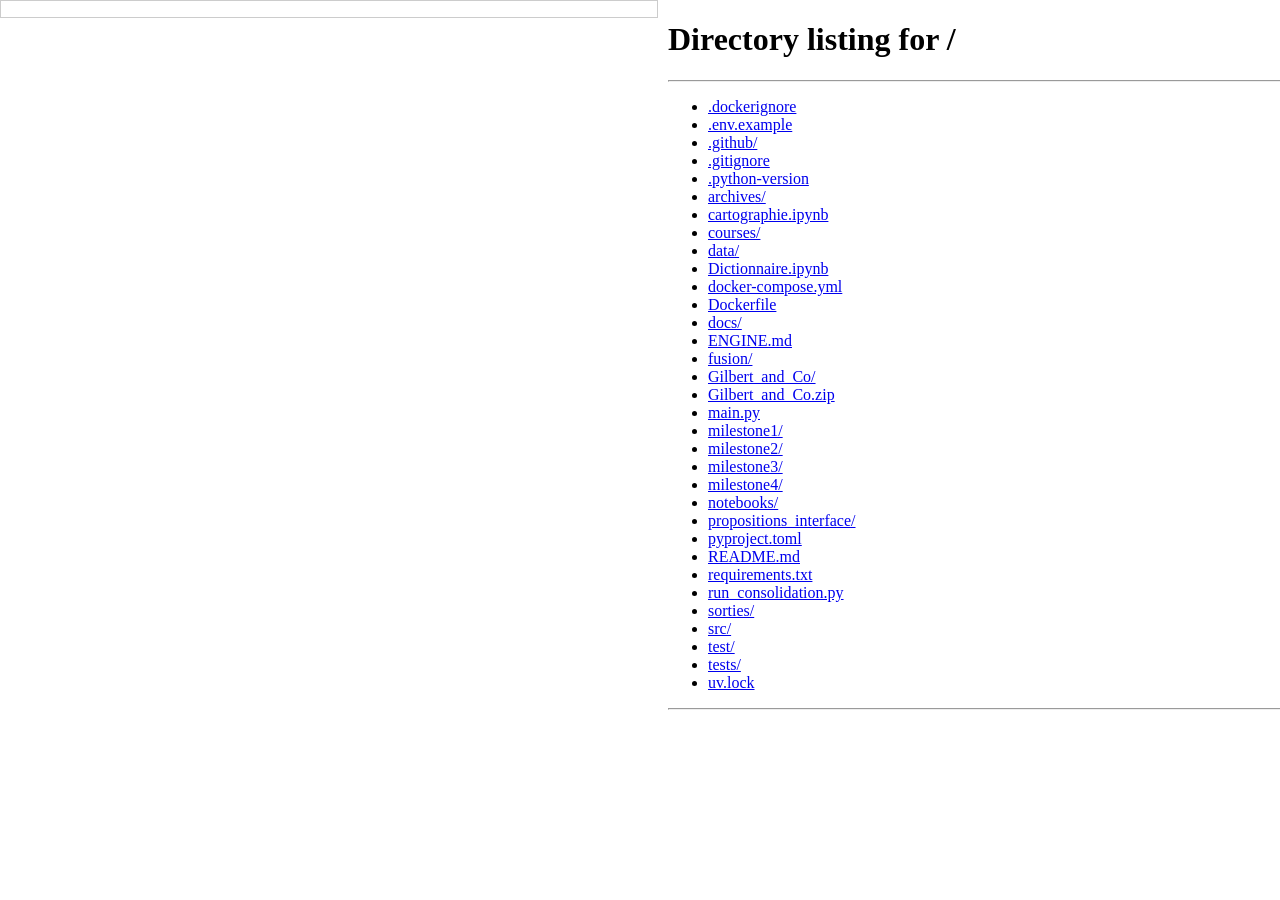
<file: tests/browser/planning_check.html>
<!doctype html><html><head><meta charset="utf-8"><title>check</title></head>
<!-- Test navigateur du planning (GILBERT-UI-02). Copier ce fichier dans src/delivery_schedule_optimization/web/, lancer l application, ouvrir /planning_check.html : les parcours A a D s affichent a gauche. Supprimer la copie ensuite. -->
<body style="margin:0;font:13px monospace">
<pre id="out" style="position:fixed;left:0;top:0;width:640px;max-height:100vh;overflow:auto;background:#fff;z-index:9;margin:0;padding:8px;border:1px solid #ccc"></pre>
<iframe id="f" src="/" style="position:absolute;left:660px;top:0;width:1440px;height:900px;border:0"></iframe>
<script>
// temporary test page (GILBERT-UI-02): drives the real application in the iframe; ?mode=shotN leaves a given state for a screenshot
const mode = new URLSearchParams(location.search).get("mode") || "test";
const out = document.getElementById("out"), f = document.getElementById("f");
if (mode !== "test") { out.style.display = "none"; f.style.left = "0"; }
let ok = 0, ko = 0;
const log = (t) => (out.textContent += t + "\n");
const check = (name, cond, extra = "") => { cond ? ok++ : ko++; log(`${cond ? "OK  " : "ÉCHEC"} ${name}${extra ? " · " + extra : ""}`); };
const wait = (ms) => new Promise((r) => setTimeout(r, ms));
async function until(fn, ms = 6000) { const t = Date.now(); while (Date.now() - t < ms) { try { if (fn()) return true; } catch (_) {} await wait(60); } return false; }

f.onload = async () => {
  const w = f.contentWindow, d = f.contentDocument, $ = (s) => d.querySelector(s), $$ = (s) => [...d.querySelectorAll(s)];
  const S = () => w.eval("S");
  // the results live in the page of a scenario: open the latest succeeded run on its Planning tab
  await until(() => S().runs && S().runs.some((r) => r.status === "succeeded"));
  w.eval('openRun(S.runs.find((r) => r.status === "succeeded").run_id, "calendrier")');
  await until(() => S().summary && $("#calendarBig svg"));
  const cal = () => S().summary.calendar;
  const count = (p, day) => w.eval(`dayCount(${JSON.stringify(p)}, ${JSON.stringify(day)})`);
  const clickCell = (p, day) => w.eval(`openDayDrawer(${JSON.stringify(p)}, ${JSON.stringify(day)})`);   // the day panel (the heatmap cells are not clickable)
  const drawerOpen = () => !$("#dayDrawer").hidden;
  // busiest plant-day of the scenario, and an empty one
  let best = null, empty = null;
  cal().plants.forEach((p, r) => cal().days.forEach((day, c) => { const v = cal().trucks[r][c]; if (!best || v > best.v) best = { p, day, v }; if (v === 0 && !empty) empty = { p, day }; }));
  try {
    if (mode === "shot1") return;
    if (mode === "shot3") { clickCell(best.p, best.day); return; }
    if (mode === "shot2" || mode === "shot4") {
      $(`#plantTabs button[data-plant="${best.p}"]`).click();
      const wk = w.eval(`planWeeks()`).indexOf(w.eval(`mondayOf("${best.day}")`));
      for (let k = 0; k < wk; k++) { await until(() => $("#weekNext") && !$("#weekNext").disabled); $("#weekNext").click(); }
      if (mode === "shot4") { await until(() => $(".day-more")); $(".day-more").click(); }
      return;
    }
    if (mode === "shot5") {
      clickCell(best.p, best.day); await until(() => $$("#ddList .dd-row").length > 5);
      $$("#ddList .dd-row")[5].click(); await until(() => $(".ticket .t-id")); return;
    }

    log(`Scénario : ${S().run.label} · usines ${cal().plants.join(", ")} · ${cal().days.length} jours`);
    // ---------------- Parcours A
    log("\nParcours A — vue globale");
    check("« Toutes les usines » sélectionné par défaut", $("#plantTabs button").getAttribute("aria-selected") === "true" && $("#plantTabs button").dataset.plant === "");
    check("onglets générés depuis les usines du scénario", $$("#plantTabs button").length === cal().plants.length + 1);
    check("heatmap conservée, cases non cliquables", $$("#calendarBig .cal-cell").length === cal().plants.length * cal().days.length && $$("#calendarBig .cal-cell[data-day]").length === 0);
    clickCell(best.p, best.day);
    check("panneau des réceptions ouvert", await until(drawerOpen));
    await until(() => $$("#ddList .dd-row").length > 0);
    const rows = $$("#ddList .dd-row");
    check(`liste complète : ${rows.length} camions = case de la heatmap (${best.v})`, rows.length === best.v);
    check("tous les camions de la liste sont de cette usine et de ce jour", rows.every((r) => r.dataset.plant === best.p && r.dataset.day === best.day));
    check("jour de pointe signalé si c'est le pic de l'usine", !!$("#ddSummary .dd-peak") === w.eval(`isPeak("${best.p}", "${best.day}")`));
    const target = rows[Math.min(4, rows.length - 1)].dataset.truck;
    check("pas de recherche ni de bouton planning dans le panneau", !$("#ddSearch") && !$("#ddWeek"));
    const listed = S().drawerRows.find((t) => t.id === target);
    $(`#ddList .dd-row[data-truck="${target}"]`).click();
    check("clic sur un camion : page Camions", await until(() => S().view === "camions"));
    check(`fiche du camion ${target} chargée`, await until(() => $(".ticket .t-id") && $(".ticket .t-id").textContent === target));
    check("camion sélectionné dans le tableau", await until(() => $("#trucksTable tr.sel") && $("#trucksTable tr.sel td").textContent === target));
    const detail = await (await fetch(`/api/runs/${S().current}/views/trucks/${encodeURIComponent(target)}`)).json();
    check("données de la liste = fiche camion (poids, prix, fournisseur)", Math.abs(detail.kg - listed.kg) < 1e-6 && Math.abs(detail.price - listed.price) < 1e-6 && detail.supplier === listed.supplier);
    check("bouton « Retour au planning » visible", !$("#backToPlanning").hidden);
    $("#backToPlanning").click();
    check("retour : page Planning", await until(() => S().view === "calendrier"));
    check("retour : vue globale conservée", S().plan.plant === "" && !$("#planGlobal").hidden);
    check("retour : panneau rouvert sur la même usine et le même jour", await until(drawerOpen) && S().plan.drawer.plant === best.p && S().plan.drawer.day === best.day);
    d.dispatchEvent(new w.KeyboardEvent("keydown", { key: "Escape", bubbles: true }));
    check("Échap ferme le panneau sans changer la vue", await until(() => !drawerOpen()) && S().plan.plant === "" && S().view === "calendrier");

    // ---------------- Parcours B
    log("\nParcours B — planning par usine");
    const P2 = cal().plants[1];
    $(`#plantTabs button[data-plant="${P2}"]`).click();
    check(`${P2} sélectionné, vue semaine affichée`, await until(() => !$("#planWeek").hidden) && $("#planGlobal").hidden && $(".week-head h2").textContent.startsWith(P2));
    const checkWeek = async (label) => {
      const cols = $$("#planWeek .day-col");
      const counts = cols.map((c) => count(P2, c.dataset.day));
      const total = counts.reduce((a, v) => a + (v || 0), 0);
      const headTotal = parseInt($(".week-head .ed-muted").textContent.replace(/\s/g, ""));
      check(`${label} : 5 colonnes lundi → vendredi`, cols.length === 5 && cols.every((c, k) => new Date(c.dataset.day + "T12:00:00").getDay() === k + 1));
      check(`${label} : total hebdomadaire ${headTotal} = somme des jours (${total})`, headTotal === total);
      await until(() => cols.every((c, k) => !counts[k] || c.querySelectorAll(".truck-card").length === Math.min(3, counts[k])));
      const good = cols.every((c, k) => {
        const v = counts[k], cards = c.querySelectorAll(".truck-card").length, more = c.querySelector(".day-more");
        const headN = v === null ? null : parseInt(c.querySelector(".day-head span").textContent.replace(/\s/g, ""));
        if (v === null) return c.classList.contains("out") && !cards;
        if (v === 0) return headN === 0 && c.querySelector(".day-empty") && !cards;
        return headN === v && cards === Math.min(3, v) && (v > 3 ? more && more.textContent.includes(String(v - 3)) : !more);
      });
      check(`${label} : en-têtes, 3 premières cartes et « Voir les X autres » cohérents`, good);
      check(`${label} : les cartes sont de ${P2} et du bon jour`, $$("#planWeek .truck-card").every((c) => c.dataset.plant === P2 && c.closest(".day-col").dataset.day === c.dataset.day));
    };
    await checkWeek("semaine 1");
    check("première semaine : flèche précédente désactivée", $("#weekPrev").disabled);
    const firstTitle = $(".week-head h2").textContent;
    $("#weekNext").click(); await until(() => $(".week-head h2").textContent !== firstTitle);
    await checkWeek("semaine 2");
    $("#weekPrev").click(); check("retour à la semaine précédente", await until(() => $(".week-head h2").textContent === firstTitle));
    $("#weekNext").click(); await until(() => S().plan.week === 1);
    const P3 = cal().plants[2];
    $(`#plantTabs button[data-plant="${P3}"]`).click();
    check(`changement d'usine (${P3}) : semaine conservée`, await until(() => $(".week-head h2").textContent.startsWith(P3)) && S().plan.week === 1);
    const nW = w.eval("planWeeks()").length;
    for (let k = 1; k < nW - 1; k++) { $("#weekNext").click(); await wait(30); }   // fast clicks
    check("dernière semaine : flèche suivante désactivée", await until(() => $("#weekNext").disabled) && S().plan.week === nW - 1);
    await until(() => $$("#planWeek .tc-skel").length === 0, 8000);
    check("clics rapides : les cartes affichées sont celles de la semaine finale", $$("#planWeek .truck-card").every((c) => $$("#planWeek .day-col").map((x) => x.dataset.day).includes(c.dataset.day)));
    const outCols = $$("#planWeek .day-col.out").length;
    log(`     dernière semaine : ${outCols} jour(s) hors horizon (semaine partielle)`);

    // ---------------- Parcours C
    log("\nParcours C — journée chargée");
    $(`#plantTabs button[data-plant="${best.p}"]`).click();
    const wk = w.eval("planWeeks()").indexOf(w.eval(`mondayOf("${best.day}")`));
    S().plan.week = wk; w.eval("renderCalendarView()");
    await until(() => $(`#planWeek .day-more[data-day="${best.day}"]`));
    $(`#planWeek .day-more[data-day="${best.day}"]`).click();
    check("« Voir les X autres camions » ouvre le panneau partagé", await until(drawerOpen) && S().plan.drawer.day === best.day);
    await until(() => $$("#ddList .dd-row").length === best.v);
    check(`tous les camions consultables (${$$("#ddList .dd-row").length}/${best.v})`, $$("#ddList .dd-row").length === best.v);
    const last = $$("#ddList .dd-row").at(-1).dataset.truck;
    // page of this truck in the unfiltered Camions table (60 per page)
    let unfilteredPage = -1;
    for (let k = 0; k < 30 && unfilteredPage < 0; k++) { const r = await (await fetch(`/api/runs/${S().current}/views/trucks?limit=60&offset=${k * 60}`)).json(); if (r.rows.some((x) => x.id === last)) unfilteredPage = k; if ((k + 1) * 60 >= r.total) break; }
    $$("#ddList .dd-row").at(-1).click();
    check(`dernier camion de la journée (${last}, page ${unfilteredPage + 1} du tableau complet) : fiche ouverte et sélectionnée`,
      await until(() => $(".ticket .t-id") && $(".ticket .t-id").textContent === last && $("#trucksTable tr.sel") && $("#trucksTable tr.sel td").textContent === last));
    $("#backToPlanning").click();
    check("retour : même usine, même semaine, panneau rouvert", await until(() => S().view === "calendrier" && drawerOpen()) && S().plan.plant === best.p && S().plan.week === wk && !$("#planWeek").hidden);
    d.dispatchEvent(new w.KeyboardEvent("keydown", { key: "Escape", bubbles: true })); await until(() => !drawerOpen());

    // ---------------- Parcours D
    log("\nParcours D — cas limites");
    $(`#plantTabs button[data-plant=""]`).click(); await until(() => !$("#planGlobal").hidden);
    if (empty) { clickCell(empty.p, empty.day); check(`journée sans camion (${empty.p} ${empty.day}) : « Aucune réception prévue »`, await until(() => drawerOpen() && $("#ddList").textContent.includes("Aucune réception prévue"))); }
    $("#dayDrawer").dispatchEvent(new w.MouseEvent("click", { bubbles: true }));
    check("clic à l'extérieur ferme le panneau", await until(() => !drawerOpen()));
    w.eval(`openDayDrawer("${cal().plants[0]}", "2099-01-05")`);
    await wait(150); check("date hors horizon : pas de panneau", !drawerOpen());
    $('.runbar-tabs button[data-view="camions"]').click();
    check("page Camions depuis son onglet : pas de bouton retour, filtres remis à zéro", await until(() => S().view === "camions") && $("#backToPlanning").hidden && $("#tf-plant").value === "" && $("#tf-day").value === "");
    // scenario change
    const other = S().runs.find((r) => r.status === "succeeded" && r.run_id !== S().current);
    if (other) {
      $('.runbar-tabs button[data-view="calendrier"]').click(); await until(() => S().view === "calendrier");
      $(`#plantTabs button[data-plant="${cal().plants[1]}"]`).click(); await until(() => S().plan.plant !== "");
      const before = S().current;
      w.eval(`openRun("${other.run_id}", "calendrier")`);   // another scenario, opened from the history
      await until(() => S().current === other.run_id);
      check(`changement de scénario (${other.label}) : planning remis sur « Toutes les usines », cache vidé`, await until(() => S().plan.plant === "") && S().dayCache.size === 0 && before !== S().current);
      const c2 = S().summary.calendar; let b2 = null; c2.plants.forEach((p, r) => c2.days.forEach((day, c) => { if (!b2 || c2.trucks[r][c] > b2.v) b2 = { p, day, v: c2.trucks[r][c] }; }));
      clickCell(b2.p, b2.day); await until(() => $$("#ddList .dd-row").length === b2.v);
      check(`nouveau scénario : la liste correspond à sa propre heatmap (${b2.v})`, $$("#ddList .dd-row").length === b2.v);
      d.dispatchEvent(new w.KeyboardEvent("keydown", { key: "Escape", bubbles: true }));
    }
  } catch (e) { ko++; log("ERREUR " + e.message); }
  log(`\n${ok} OK, ${ko} ÉCHEC`);
  document.title = "done";
};
</script></body></html>
</file>
